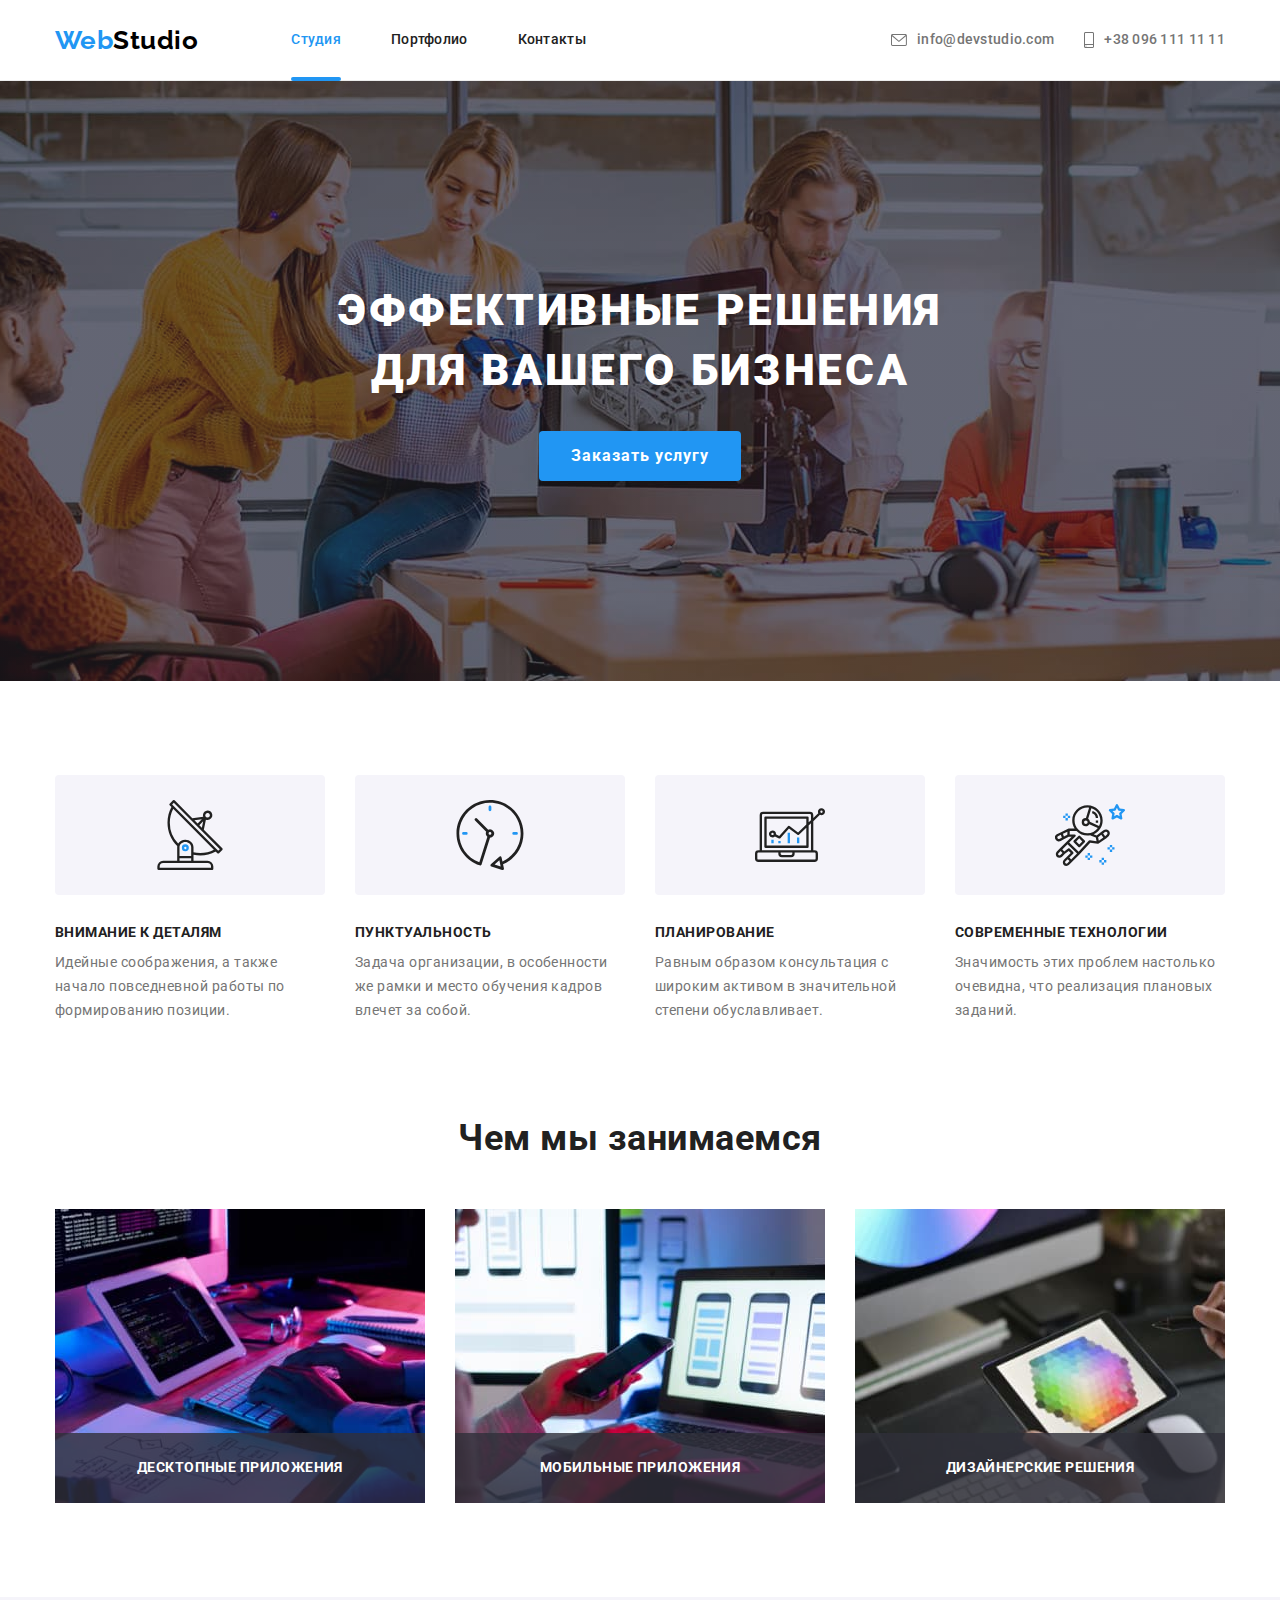
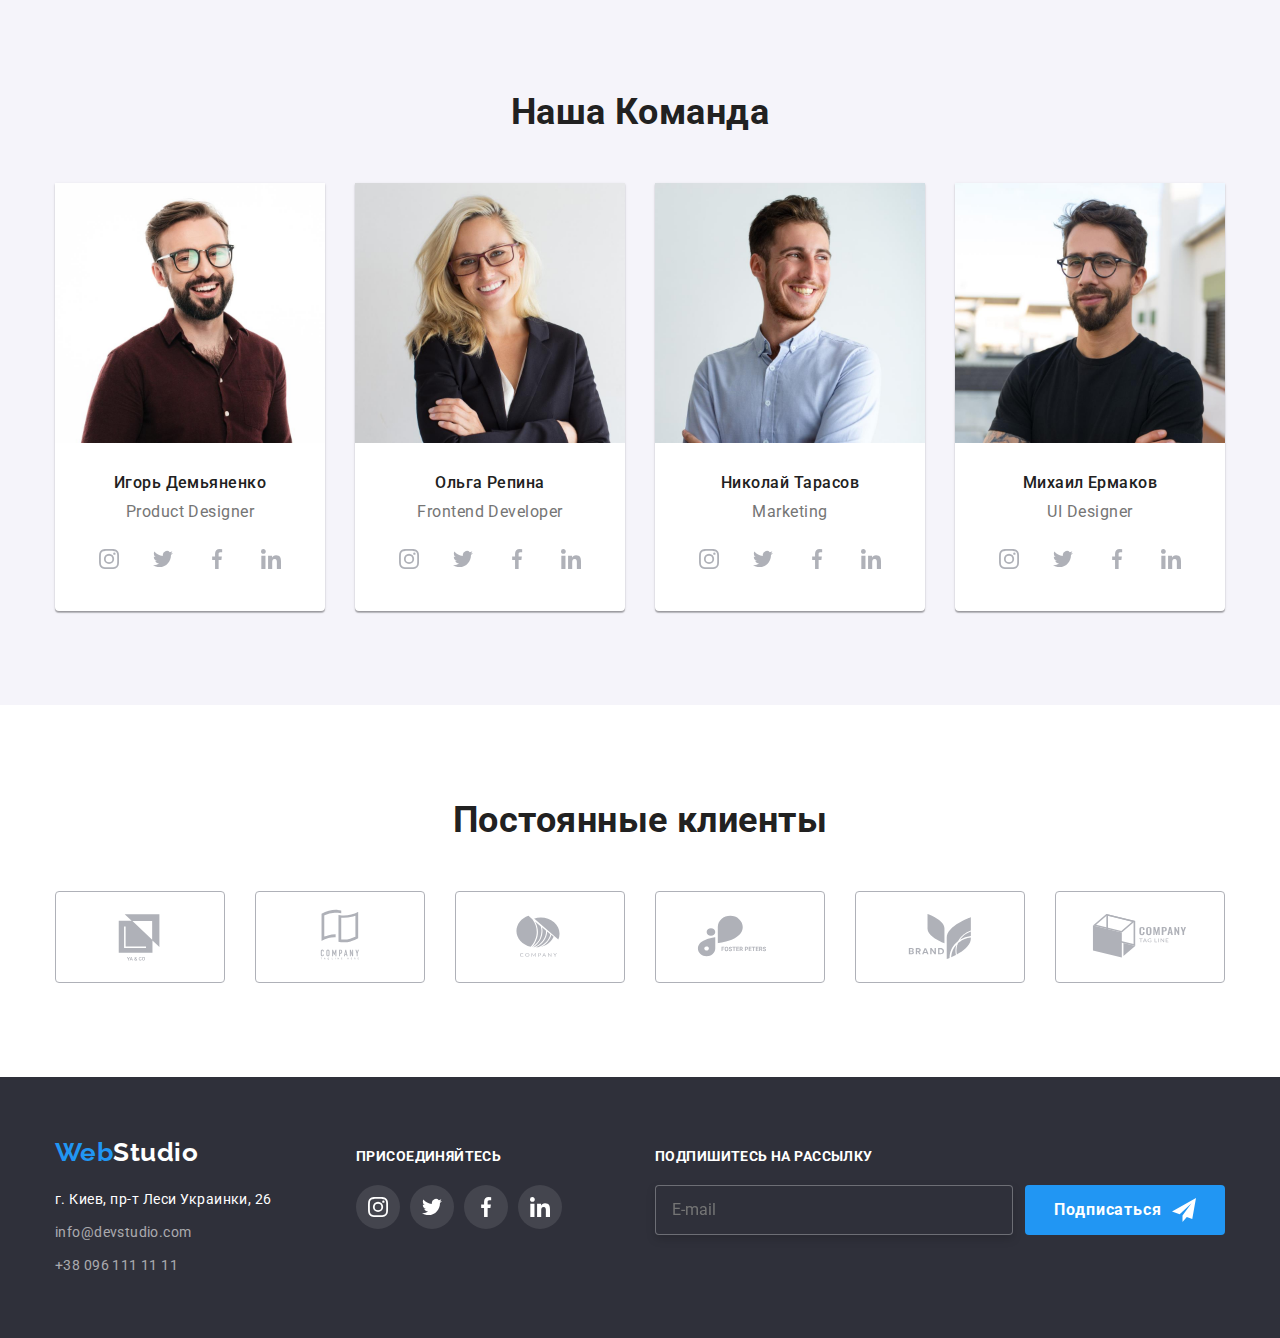
<file: index.html>
<!DOCTYPE html>
<html lang="ru">
<head>
    <meta charset="UTF-8">
    <meta http-equiv="X-UA-Compatible" content="IE=edge">
    <meta name="viewport" content="width=device-width, initial-scale=1.0">
    <title>Студия</title>
    <link rel="preconnect" href="https://fonts.googleapis.com">
    <link rel="preconnect" href="https://fonts.gstatic.com" crossorigin>
    <link href="https://fonts.googleapis.com/css2?family=Raleway:wght@700&family=Roboto:wght@400;500;700;900&display=swap" rel="stylesheet">
    <link rel="stylesheet" href="https://cdnjs.cloudflare.com/ajax/libs/modern-normalize/1.1.0/modern-normalize.min.css">
    <link rel="stylesheet" href="./css/styles.css">
</head>
<body class="page">
        <!-- Header -->
        <header class="header-main">
            <div class="container nav">
                <nav class="nav-flex">
                    <a href="./index.html" class="logo">Web<span class="studio">Studio</span></a>
                    <ul class="page-nav list">
                        <li class="item"><a href="./index.html" class="link current">Студия</a></li>
                        <li class="item"><a href="./portfolio.html" class="link">Портфолио</a></li>
                        <li class="item"><a href="" class="link">Контакты</a></li>
                    </ul>
                </nav>
                <ul class="page-contacts list">
                    <li class="item">
                        <a href="mailto:info@devstudio.com" class="contacts-link header">
                            <svg class="svg-header" width="16px" height="12px">
                                <use href="./images/icons.svg#icon-envelope"></use>
                            </svg>
                            info@devstudio.com
                        </a>
                    </li>
                    <li class="item">
                        <a href="tel:+380961111111" class="contacts-link header">
                            <svg class="svg-header" width="10px" height="16px">
                                <use href="./images/icons.svg#icon-smartphone"></use>
                            </svg>
                            +38 096 111 11 11
                        </a> 
                    </li>
                </ul>
            </div>
        </header>
        
        <!-- Main -->
        <main>
            <section class="head">
                <div class="container"> 
                    <h1 class="head-main"> Эффективные решения <br> для вашего бизнеса</h1>
                    <button class="button primary" data-modal-open>Заказать услугу</button>
                </div>
            </section>
            <!-- Head -->

            <!-- Наши Особенности -->
            <section class="section our-advantages">
                <div class="container our-advantages">
                    <h2 class="hide-advantages">Наши преимущества</h2>
                    <ul class="advantages list">
                        <li class="advantage-teg">
                            <div class="svg-section-2">
                                <svg class="svg-advantages" width="70px" height="70px">
                                    <use href="./images/icons.svg#icon-antenna"></use>
                                </svg>
                            </div>
                            <h3 class="title">Внимание к деталям</h3>
                            <p class="advantage-paragraph">Идейные соображения, а также начало повседневной работы по формированию позиции.
                            </p>
                        </li>
                        <li class="advantage-teg">
                            <div class="svg-section-2">
                                <svg class="svg-advantages" width="70px" height="70px">
                                    <use href="./images/icons.svg#icon-clock"></use>
                                </svg>
                            </div>
                            <h3 class="title">Пунктуальность</h3>
                            <p class="advantage-paragraph">Задача организации, в особенности же рамки и место обучения кадров влечет за
                                собой.</p>
                        </li>
                        <li class="advantage-teg">
                            <div class="svg-section-2">
                                <svg class="svg-advantages" width="70px" height="70px">
                                    <use href="./images/icons.svg#icon-diagram"></use>
                                </svg>
                            </div>
                            <h3 class="title">Планирование</h3>
                            <p class="advantage-paragraph">Равным образом консультация с широким активом в значительной степени
                                обуславливает.</p>
                        </li>
                        <li class="advantage-teg">
                            <div class="svg-section-2">
                                <svg class="svg-advantages" width="70px" height="70px">
                                    <use href="./images/icons.svg#icon-astronaut"></use>
                                </svg>
                            </div>
                            <h3 class="title">Современные технологии</h3>
                            <p class="advantage-paragraph">Значимость этих проблем настолько очевидна, что реализация плановых заданий.</p>
                        </li>
                    </ul>
                </div>
            </section>
            <!-- Чем мы занимаемся -->
            <section class="section our-work">
                <div class="container our-work">
                    <h2 class="section-title">Чем мы занимаемся</h2>
                    <ul class="what-we-do list">
                        <li>
                            <img src="./images/what_we_do/box1.jpg" alt="working_with_computer" width="370">
                            <p class="image-text">Десктопные приложения</p>
                        </li>
                        <li>
                            <img src="./images/what_we_do/box2.jpg" alt="phone_with_computer" width="370">
                            <p class="image-text">Мобильные приложения</p>
                        </li>
                        <li>
                            <img src="./images/what_we_do/box3.jpg" alt="using_tablet" width="370">
                            <p class="image-text">Дизайнерские решения</p>
                        </li>
                    </ul>
                </div>
            </section>
            <!-- Наша Команда -->
            <section class="section team">
                <div class="container teamlist">
                    <h2 class="section-title">Наша Команда</h2>
                    <ul class="our-team list">
                        <li class="teammate"><img src="./images/ourteam/1.jpg" alt="Product_Designer" width="270">
                            <div class="team-member">
                                <h3 class="title">Игорь Демьяненко</h3>
                                <p>Product Designer</p>
                                <ul class="social-link-team">
                                    <li class="social-link">
                                        <a href="https://www.instagram.com/" class="link-icon">
                                            <svg class="svg-teammate" width="20px" height="20px">
                                                <use href="./images/icons.svg#icon-instagram"></use>
                                            </svg>
                                        </a>
                                    </li>
                                    <li class="social-link">
                                        <a href="https://twitter.com/" class="link-icon">
                                            <svg class="svg-teammate" width="20px" height="20px">
                                                <use href="./images/icons.svg#icon-twitter"></use>
                                            </svg>
                                        </a>
                                    </li>
                                    <li class="social-link">
                                        <a href="https://uk-ua.facebook.com/" class="link-icon">
                                            <svg class="svg-teammate" width="20px" height="20px">
                                                <use href="./images/icons.svg#icon-facebook"></use>
                                            </svg>
                                        </a>
                                    </li>
                                    <li class="social-link">
                                        <a href="https://www.linkedin.com/" class="link-icon">
                                            <svg class="svg-teammate" width="20px" height="20px">
                                                <use href="./images/icons.svg#icon-linkedin"></use>
                                            </svg>
                                        </a>
                                    </li>
                                </ul>
                            </div>
                        </li>
                        <li class="teammate"><img src="./images/ourteam/2.jpg" alt="Frontend_Developer" width="270">
                            <div class="team-member">
                                <h3 class="title">Ольга Репина</h3>
                                <p>Frontend Developer</p>
                                <ul class="social-link-team">
                                    <li class="social-link">
                                        <a href="https://www.instagram.com/" class="link-icon">
                                            <svg class="svg-teammate" width="20px" height="20px">
                                                <use href="./images/icons.svg#icon-instagram"></use>
                                            </svg>
                                        </a>
                                    </li>
                                    <li class="social-link">
                                        <a href="https://twitter.com/" class="link-icon">
                                            <svg class="svg-teammate" width="20px" height="20px">
                                                <use href="./images/icons.svg#icon-twitter"></use>
                                            </svg>
                                        </a>
                                    </li>
                                    <li class="social-link">
                                        <a href="https://uk-ua.facebook.com/" class="link-icon">
                                            <svg class="svg-teammate" width="20px" height="20px">
                                                <use href="./images/icons.svg#icon-facebook"></use>
                                            </svg>
                                        </a>
                                    </li>
                                    <li class="social-link">
                                        <a href="https://www.linkedin.com/" class="link-icon">
                                            <svg class="svg-teammate" width="20px" height="20px">
                                                <use href="./images/icons.svg#icon-linkedin"></use>
                                            </svg>
                                        </a>
                                    </li>
                                </ul>
                            </div>    
                        </li>
                        <li class="teammate"><img src="./images/ourteam/3.jpg" alt="Marketing" width="270">
                            <div class="team-member">
                                <h3 class="title">Николай Тарасов</h3>
                                <p>Marketing</p>
                                <ul class="social-link-team">
                                    <li class="social-link">
                                        <a href="https://www.instagram.com/" class="link-icon">
                                            <svg class="svg-teammate" width="20px" height="20px">
                                                <use href="./images/icons.svg#icon-instagram"></use>
                                            </svg>
                                        </a>
                                    </li>
                                    <li class="social-link">
                                        <a href="https://twitter.com/" class="link-icon">
                                            <svg class="svg-teammate" width="20px" height="20px">
                                                <use href="./images/icons.svg#icon-twitter"></use>
                                            </svg>
                                        </a>
                                    </li>
                                    <li class="social-link">
                                        <a href="https://uk-ua.facebook.com/" class="link-icon">
                                            <svg class="svg-teammate" width="20px" height="20px">
                                                <use href="./images/icons.svg#icon-facebook"></use>
                                            </svg>
                                        </a>
                                    </li>
                                    <li class="social-link">
                                        <a href="https://www.linkedin.com/" class="link-icon">
                                            <svg class="svg-teammate" width="20px" height="20px">
                                                <use href="./images/icons.svg#icon-linkedin"></use>
                                            </svg>
                                        </a>
                                    </li>
                                </ul>
                            </div>
                        </li>
                        <li class="teammate"><img src="./images/ourteam/4.jpg" alt="UI_Designer" width="270">
                            <div class="team-member">
                                <h3 class="title">Михаил Ермаков</h3>
                                <p>UI Designer</p>
                                <ul class="social-link-team">
                                    <li class="social-link">
                                        <a href="https://www.instagram.com/" class="link-icon">
                                            <svg class="svg-teammate" width="20px" height="20px">
                                                <use href="./images/icons.svg#icon-instagram"></use>
                                            </svg>
                                        </a>
                                    </li>
                                    <li class="social-link">
                                        <a href="https://twitter.com/" class="link-icon">
                                            <svg class="svg-teammate" width="20px" height="20px">
                                                <use href="./images/icons.svg#icon-twitter"></use>
                                            </svg>
                                        </a>
                                    </li>
                                    <li class="social-link">
                                        <a href="https://uk-ua.facebook.com/" class="link-icon">
                                            <svg class="svg-teammate" width="20px" height="20px">
                                                <use href="./images/icons.svg#icon-facebook"></use>
                                            </svg>
                                        </a>
                                    </li>
                                    <li class="social-link">
                                        <a href="https://www.linkedin.com/" class="link-icon">
                                            <svg class="svg-teammate" width="20px" height="20px">
                                                <use href="./images/icons.svg#icon-linkedin"></use>
                                            </svg>
                                        </a>
                                    </li>
                                </ul>
                            </div>

                        </li>
                    </ul>
                </div>
                
            </section>
            <!-- Our clients -->
            <section class="section clients">
                <div class="container">
                    <h2 class="section-title">Постоянные клиенты</h2>
                    <ul class="our-clients">
                        <li class="client">
                            <a href="">
                                <svg class="svg-client" width="106px" height="60px">
                                    <use href="./images/icons.svg#icon-Logo"></use>
                                </svg>
                            </a>
                        </li>
                        <li class="client">
                            <a href="">
                                <svg class="svg-client" width="106px" height="60px">
                                    <use href="./images/icons.svg#icon-Logo-1"></use>
                                </svg>
                            </a>
                        </li>
                        <li class="client">
                            <a href="">
                                <svg class="svg-client" width="106px" height="60px">
                                    <use href="./images/icons.svg#icon-Logo-2"></use>
                                </svg>
                            </a>
                        </li>
                        <li class="client">
                            <a href="">
                                <svg class="svg-client" width="106px" height="60px">
                                    <use href="./images/icons.svg#icon-Logo-3"></use>
                                </svg>
                            </a>
                        </li>
                        <li class="client">
                            <a href="">
                                <svg class="svg-client" width="106px" height="60px">
                                    <use href="./images/icons.svg#icon-Logo-4"></use>
                                </svg>
                            </a>
                        </li>
                        <li class="client">
                            <a href="">
                                <svg class="svg-client" width="106px" height="60px">
                                    <use href="./images/icons.svg#icon-Logo-5"></use>
                                </svg>
                            </a>
                        </li>
                    </ul>
                </div>
            </section>
        </main>
        <!-- Bottom -->
        <footer class="footer-main">
            <div class="container bottom">
                <div class="adress-footer">
                    <a href="./index.html" class="logo">Web<span class="studio-footer">Studio</span></a>
                    <address class="adress">
                        <p>
                            г. Киев, пр-т Леси Украинки, 26
                        </p>
                        <ul class="footer-adress list">
                            <li><a href="mailto:info@devstudio.com" class="contacts-link footer">info@devstudio.com</a></li>
                            <li><a href="tel:+380961111111" class="contacts-link footer">+38 096 111 11 11</a></li>
                        </ul>
                    </address>
                </div>
                <div class="join">
                    <p>присоединяйтесь</p>
                    <ul class="social-link-footer">
                        <li>
                            <a href="https://www.instagram.com/" class="link-icon">
                                <svg class="svg-footer" width="20px" height="20px">
                                    <use href="./images/icons.svg#icon-instagram"></use>
                                </svg>
                            </a>
                        </li>
                        <li>
                            <a href="https://twitter.com/" class="link-icon">
                                <svg class="svg-footer" width="20px" height="20px">
                                    <use href="./images/icons.svg#icon-twitter"></use>
                                </svg>
                            </a>
                        </li>
                        <li>
                            <a href="https://uk-ua.facebook.com/" class="link-icon">
                                <svg class="svg-footer" width="20px" height="20px">
                                    <use href="./images/icons.svg#icon-facebook"></use>
                                </svg>
                            </a>
                        </li>
                        <li>
                            <a href="https://www.linkedin.com/" class="link-icon">
                                <svg class="svg-footer" width="20px" height="20px">
                                    <use href="./images/icons.svg#icon-linkedin"></use>
                                </svg>
                            </a>
                        </li>
                    </ul>
                </div>
                <div class="subscribe">
                    <form name="subscribe" class="footer-form">
                        <label for="input-mail-footer" class="label-footer">Подпишитесь на рассылку</label>
                        <div class="footer-mail-section">
                            <input type="email" name="email" placeholder="E-mail" class="input-mail-footer" id="input-mail-footer">
                            <button class="subscribe-button" type="submit">
                                Подписаться
                                <svg width="24px" height="24px">
                                    <use href="./images/icons.svg#icon-icon-send"></use>
                                </svg>
                            </button>
                        </div>
                    </form>
                </div>
            </div>
        </footer>
        <div class="backdrop is-hidden" data-modal>
            <!-- Modal window -->
            <div class="modal-window">
                <button class="close-button" data-modal-close>
                    <svg class="svg-close" height="30px" width="30px">
                        <use href="./images/icons.svg#icon-close-black">
                        </use>
                    </svg>
                </button>
                <h2 class="modal-title">Оставьте свои данные, мы вам перезвоним</h2>
                <form>
                    <label  class="label-text" for="username">Имя</label>
                    <div class="modal-block">
                        <input class="form-input" type="text" name="username" id="username">
                        <svg class="svg-modal" width="18px" height="18px">
                            <use href="./images/icons.svg#icon-person-black-18dp-1"></use>
                        </svg>
                    </div>
                    <label class="label-text" for="user-tel">Телефон</label>
                    <div class="modal-block">
                        <input class="form-input" type="tel" name="user-tel" id="user-tel">
                        <svg class="svg-modal" width="18px" height="18px">
                            <use href="./images/icons.svg#icon-phone-black-18dp-1"></use>
                        </svg>
                    </div>
                    <label class="label-text" for="user-mail">Почта</label>
                    <div class="modal-block">
                        <input class="form-input" type="email" name="user-mail" id="user-mail">
                        <svg class="svg-modal" width="18px" height="18px">
                            <use href="./images/icons.svg#icon-email-black-18dp-1"></use>
                        </svg>
                    </div>
                    <label  class="label-text" for="user-comments">Комментарий</label>
                    <div class="modal-block comments">
                        <textarea class="comment-form" name="user-comments" id="user-comments" rows="7" placeholder="Введите текст"></textarea>
                    </div>
                    <!-- checkbox -->
                    <label class="agreement">
                        <input class="checkbox-modal" type="checkbox" name="comments">
                        <svg class="svg-checkbox" width="16px" height="15px">
                            <use href="./images/icons.svg#icon-icon-check"></use>
                        </svg>
                        <span class="agreement-text">Соглашаюсь с рассылкой и принимаю <a href="" class="agreement-link">Условия договора</a></span>
                    </label>
                    <button type="submit" class="modal-submit">Отправить</button>
                </form>
            </div>
        </div>
        <!-- Script -->
        <script src="./modal.js"></script>
</body>
</html>
</file>
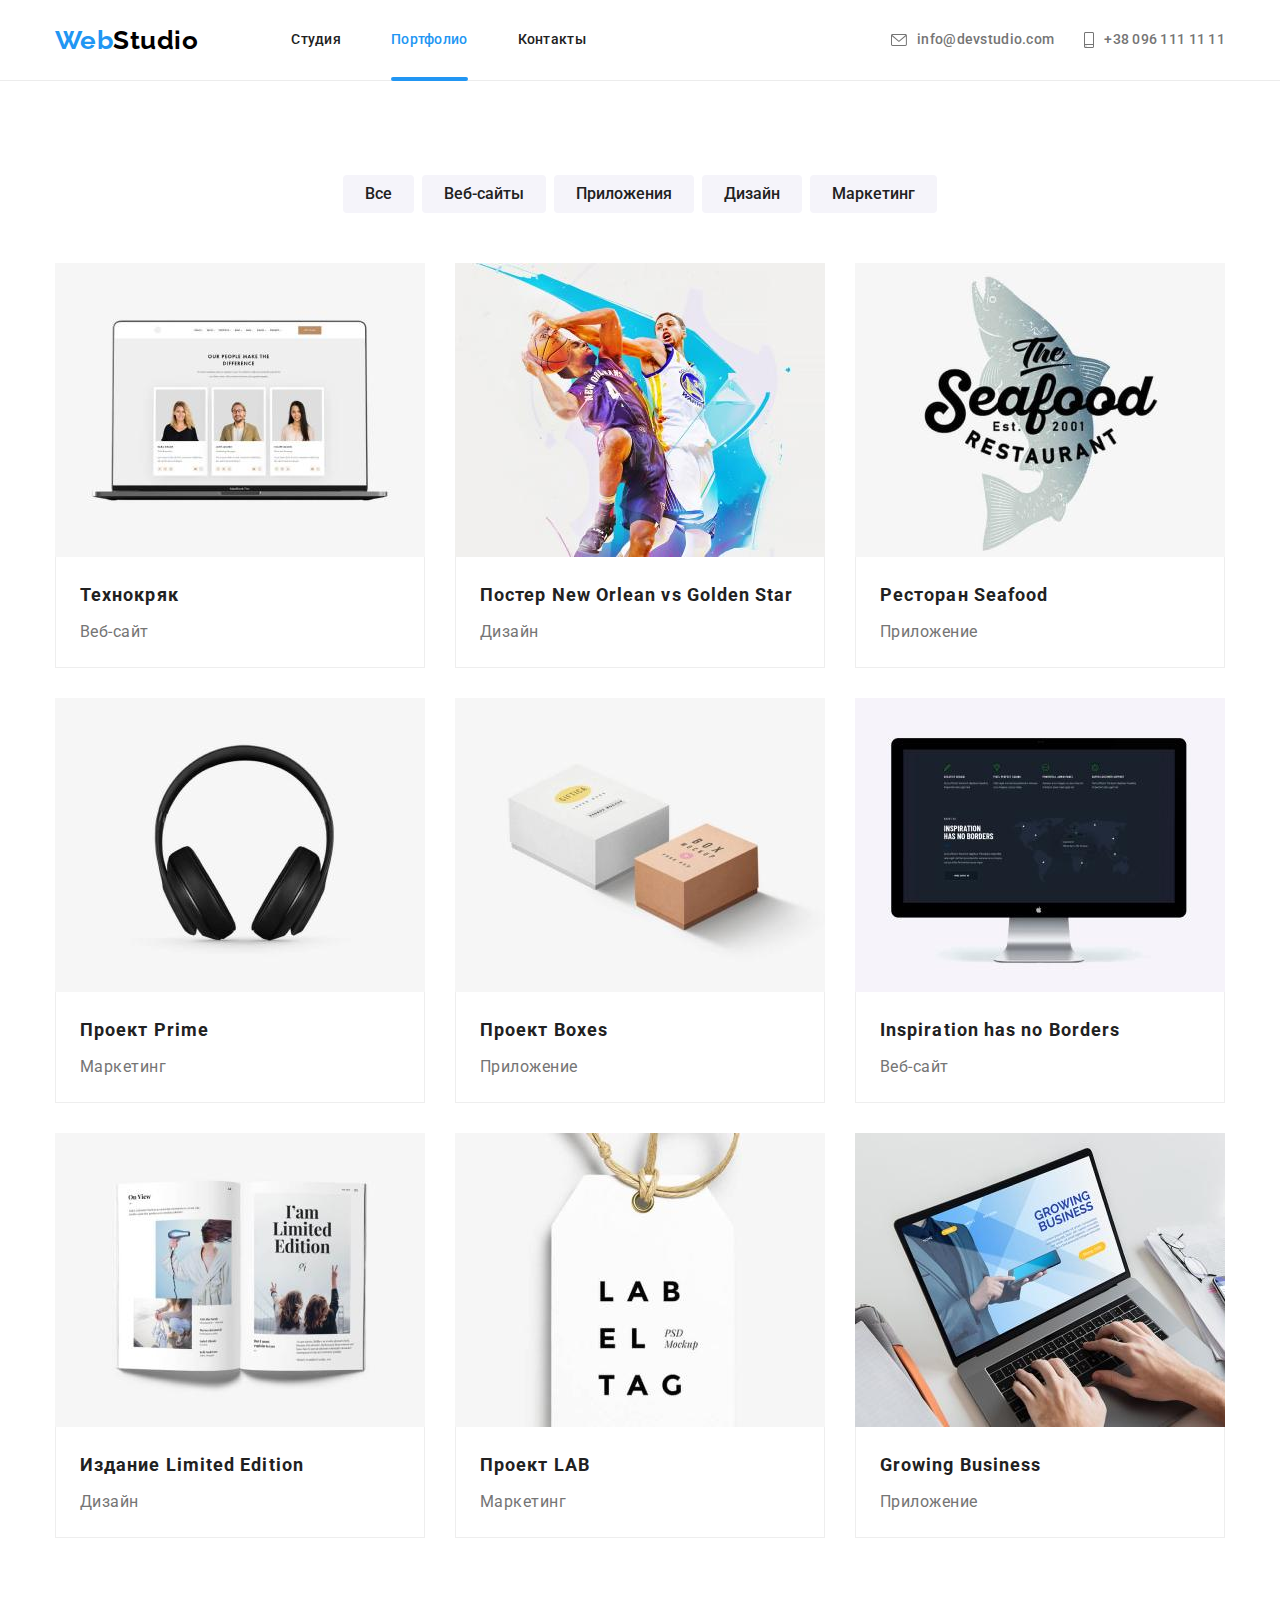
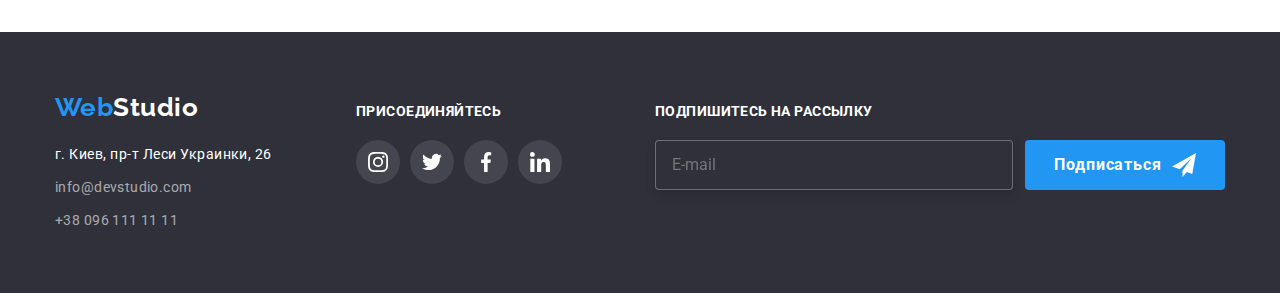
<file: portfolio.html>
<!DOCTYPE html>
<html lang="ru">
<head>
    <meta charset="UTF-8">
    <meta http-equiv="X-UA-Compatible" content="IE=edge">
    <meta name="viewport" content="width=device-width, initial-scale=1.0">
    <title>Портфолио</title>
    <link rel="preconnect" href="https://fonts.googleapis.com">
    <link rel="preconnect" href="https://fonts.gstatic.com" crossorigin>
    <link href="https://fonts.googleapis.com/css2?family=Raleway:wght@700&family=Roboto:wght@400;500;700;900&display=swap" rel="stylesheet">
    <link rel="stylesheet" href="https://cdnjs.cloudflare.com/ajax/libs/modern-normalize/1.1.0/modern-normalize.min.css">
    <link rel="stylesheet" href="./css/styles.css">
</head>
<body class="page">
        <!-- Header -->
        <header class="header-main">
            <div class="container nav">
                <nav class="nav-flex">
                    <a href="./index.html" class="logo">Web<span class="studio">Studio</span></a>
                    <ul class="page-nav list">
                        <li class="item"><a href="./index.html" class="link">Студия</a></li>
                        <li class="item"><a href="./portfolio.html" class="link current">Портфолио</a></li>
                        <li class="item"><a href="" class="link">Контакты</a></li>
                    </ul>
                </nav>
                <ul class="page-contacts list">
                    <li class="item">
                        <a href="mailto:info@devstudio.com" class="contacts-link header">
                            <svg class="svg-header" width="16px" height="12px">
                                <use href="./images/icons.svg#icon-envelope"></use>
                            </svg>
                            info@devstudio.com
                        </a>
                    </li>
                    <li class="item">
                        <a href="tel:+380961111111" class="contacts-link header">
                            <svg class="svg-header" width="10px" height="16px">
                                <use href="./images/icons.svg#icon-smartphone"></use>
                            </svg>
                            +38 096 111 11 11
                        </a>
                    </li>
                </ul>
            </div>
        </header>
        <!-- Main -->
        <main>
            <!-- Filter menu -->
            <section class="section menu">
                <div class="container portfolio">
                    <ul class="filter list">
                        <li><button type="button" class="button selection">Все</button></li>
                        <li><button type="button" class="button selection">Веб-сайты</button></li>
                        <li><button type="button" class="button selection">Приложения</button></li>
                        <li><button type="button" class="button selection">Дизайн</button></li>
                        <li><button type="button" class="button selection">Маркетинг</button></li>
                    </ul>
                    <!-- Projects with description -->
                    <ul class="projects list">
                        <li class="portfolio-flex">
                            <a href="" class="project-items">
                                <div class="hover-content">
                                    <img src="./images/portfolio/1.jpg" alt="laptop-with-site" width="370" class="image-portfolio">
                                    <p class="hover-text">
                                        Ресурс предлагает комплексные предложения с разным уровнем функционала и сервисов. Все это позволит посетителю получить исчерпывающие сведения о компании или частном лице.
                                    </p>
                                </div>
                                <div class="project-item">
                                    <h3 class="title">Технокряк</h3>
                                    <p class="project-text">Веб-сайт</p>
                                </div>                               
                            </a>
                        </li>
                        <li class="portfolio-flex">
                            <a href="" class="project-items">
                                <div class="hover-content">
                                    <img src="./images/portfolio/2.jpg" alt="basketball-poster" width="370" class="image-portfolio">
                                    <p class="hover-text">
                                        Ресурс предлагает комплексные предложения с разным уровнем функционала и сервисов. Все это позволит посетителю получить исчерпывающие сведения о компании или частном лице.
                                    </p>
                                </div>
                                <div class="project-item">
                                    <h3 class="title">Постер New Orlean vs Golden Star</h3>
                                    <p class="project-text">Дизайн</p>
                                </div>                             
                            </a>
                        </li>
                        <li class="portfolio-flex">
                            <a href="" class="project-items">
                                <div class="hover-content">
                                    <img src="./images/portfolio/3.jpg" alt="restaurant-app-seafood" width="370" class="image-portfolio">
                                    <p class="hover-text">
                                        Ресурс предлагает комплексные предложения с разным уровнем функционала и сервисов. Все это позволит посетителю получить исчерпывающие сведения о компании или частном лице.
                                    </p>
                                </div>
                                <div class="project-item">
                                    <h3 class="title">Ресторан Seafood</h3>
                                    <p class="project-text">Приложение</p>
                                </div>                            
                            </a>
                        </li>
                        <li class="portfolio-flex">
                            <a href="" class="project-items">
                                <div class="hover-content">
                                    <img src="./images/portfolio/4.jpg" alt="Headphones-picture" width="370" class="image-portfolio">
                                    <p class="hover-text">
                                        Ресурс предлагает комплексные предложения с разным уровнем функционала и сервисов. Все это позволит посетителю получить исчерпывающие сведения о компании или частном лице.
                                    </p>
                                </div>
                                <div class="project-item">
                                    <h3 class="title">Проект Prime</h3>
                                    <p class="project-text">Маркетинг</p>
                                </div>                            
                            </a>
                        </li>
                        <li class="portfolio-flex">
                            <a href="" class="project-items">
                                <div class="hover-content">
                                    <img src="./images/portfolio/5.jpg" alt="two-boxes-app" width="370" class="image-portfolio">
                                    <p class="hover-text">
                                        Ресурс предлагает комплексные предложения с разным уровнем функционала и сервисов. Все это позволит посетителю получить исчерпывающие сведения о компании или частном лице.
                                    </p>
                                </div>
                                <div class="project-item">
                                    <h3 class="title">Проект Boxes</h3>
                                    <p class="project-text">Приложение</p>
                                </div>                            
                            </a>
                        </li>
                        <li class="portfolio-flex">
                            <a href="" class="project-items">
                                <div class="hover-content">
                                    <img src="./images/portfolio/6.jpg" alt="apple-mac-with-opened-web-site" width="370" class="image-portfolio">
                                    <p class="hover-text">
                                        Ресурс предлагает комплексные предложения с разным уровнем функционала и сервисов. Все это позволит посетителю получить исчерпывающие сведения о компании или частном лице.
                                    </p>
                                </div>
                                <div class="project-item">
                                    <h3 class="title">Inspiration has no Borders</h3>
                                    <p class="project-text">Веб-сайт</p>
                                </div>                               
                            </a>
                        </li>
                        <li class="portfolio-flex">
                            <a href="" class="project-items">
                                <div class="hover-content">
                                    <img src="./images/portfolio/7.jpg" alt="picture-of-magazine" width="370" class="image-portfolio">
                                    <p class="hover-text">
                                        Ресурс предлагает комплексные предложения с разным уровнем функционала и сервисов. Все это позволит посетителю получить исчерпывающие сведения о компании или частном лице.
                                    </p>
                                </div>
                                <div class="project-item">
                                    <h3 class="title">Издание Limited Edition</h3>
                                    <p class="project-text">Дизайн</p>
                                </div>                              
                            </a>
                        </li>
                        <li class="portfolio-flex">
                            <a href="" class="project-items">
                                <div class="hover-content">
                                    <img src="./images/portfolio/8.jpg" alt="lable-picture" width="370" class="image-portfolio">
                                    <p class="hover-text">
                                        Ресурс предлагает комплексные предложения с разным уровнем функционала и сервисов. Все это позволит посетителю получить исчерпывающие сведения о компании или частном лице.
                                    </p>
                                </div>
                                <div class="project-item">
                                    <h3 class="title">Проект LAB</h3>
                                    <p class="project-text">Маркетинг</p>
                                </div>                              
                            </a>
                        </li>
                        <li class="portfolio-flex">
                            <a href="" class="project-items">
                                <div class="hover-content">
                                    <img src="./images/portfolio/9.jpg" alt="laptop-with-site-growing0business" width="370" class="image-portfolio">
                                    <p class="hover-text">
                                        Ресурс предлагает комплексные предложения с разным уровнем функционала и сервисов. Все это позволит посетителю получить исчерпывающие сведения о компании или частном лице.
                                    </p>
                                </div>
                                <div class="project-item">
                                    <h3 class="title">Growing Business</h3>
                                    <p class="project-text">Приложение</p>
                                </div>                                
                            </a>
                        </li>
                    </ul>
                </div>
            </section>
        </main>
        <!-- Footer -->
        <footer class="footer-main">
            <div class="container bottom">
                <div class="adress-footer">
                    <a href="./index.html" class="logo">Web<span class="studio-footer">Studio</span></a>
                    <address class="adress">
                        <p>
                            г. Киев, пр-т Леси Украинки, 26
                        </p>
                        <ul class="footer-adress list">
                            <li><a href="mailto:info@devstudio.com" class="contacts-link footer">info@devstudio.com</a></li>
                            <li><a href="tel:+380961111111" class="contacts-link footer">+38 096 111 11 11</a></li>
                        </ul>
                    </address>
                </div>
                <div class="join">
                    <p>присоединяйтесь</p>
                    <ul class="social-link-footer">
                        <li>
                            <a href="https://www.instagram.com/" class="link-icon">
                                <svg class="svg-footer" width="20px" height="20px">
                                    <use href="./images/icons.svg#icon-instagram"></use>
                                </svg>
                            </a>
                        </li>
                        <li>
                            <a href="https://twitter.com/" class="link-icon">
                                <svg class="svg-footer" width="20px" height="20px">
                                    <use href="./images/icons.svg#icon-twitter"></use>
                                </svg>
                            </a>
                        </li>
                        <li>
                            <a href="https://uk-ua.facebook.com/" class="link-icon">
                                <svg class="svg-footer" width="20px" height="20px">
                                    <use href="./images/icons.svg#icon-facebook"></use>
                                </svg>
                            </a>
                        </li>
                        <li>
                            <a href="https://www.linkedin.com/" class="link-icon">
                                <svg class="svg-footer" width="20px" height="20px">
                                    <use href="./images/icons.svg#icon-linkedin"></use>
                                </svg>
                            </a>
                        </li>
                    </ul>
                </div>
                <div class="subscribe">
                    <form name="subscribe" class="footer-form">
                        <label for="input-mail-footer" class="label-footer">Подпишитесь на рассылку</label>
                        <div class="footer-mail-section">
                            <input type="email" name="email" placeholder="E-mail" class="input-mail-footer" id="input-mail-footer">
                            <button class="subscribe-button" type="submit">
                                Подписаться
                                <svg width="24px" height="24px">
                                    <use href="./images/icons.svg#icon-icon-send"></use>
                                </svg>
                            </button>
                        </div>
                    </form>
                </div>
            </div>
        </footer>
</body>
</html>
</file>
<file: css/styles.css>
:root {
    --primary-text-color: #757575;
    --title-text-color: #212121;
    --accent-text-color: #2196F3;
    --background-color: #FFFFFF;
    --background-color-special: #2F303A;
    --additionat-text-color: #FFFFFF;
    --portfolio-button-background: #F5F4FA;
    --primary-botton-hover :#188CE8;
    --our-team-bg-color :#F5F4FA;
    --footer-adress-color :rgba(100%, 100%, 100%, 60%);
    --bottom-border-header :#ECECEC;
    --link-main-color :#AFB1B8;
    --button-bg-color : #2196F3;
    --button-text-alternative-color: #FFFFFF;
    --clients-order : #AFB1B8;
    --modal-window-bg-color : rgba(0, 0, 0, 20%);
}

/* Body */
h1,h2,h3,ul,p {
    padding: 0;
    margin: 0;
}
.page {
    background-color: var(--background-color);
    color: var(--primary-text-color);
    font-family: 'Roboto', sans-serif;
    letter-spacing: 0.03em;
}
.container {
    width: 1200px;
    padding-left: 15px;
    padding-right: 15px;
    margin-left: auto;
    margin-right: auto;
}
.section {
    padding-top: 94px;
    padding-bottom: 94px;
}

/* Header */
.header-main {
    border-bottom:1px solid var(--bottom-border-header);
}
.logo {
    color: var(--accent-text-color);
    font-family: 'Raleway',sans-serif;
    font-weight: 700;
    font-size: 26px;
    line-height: 1.19;
}

.list {
    list-style: none;
}

.studio {
    color: #000000;
}

/* Page-nav */
.nav-flex, .page-nav, .page-contacts, .container.nav {
    display: flex;
    align-items: center;
}


.page-nav.list .item:not(:last-child) {
    margin-right: 50px;
}
.page-nav {
   margin-left: 93px; 
}

.page-nav .link {
    display: block;
    padding-top: 32px;
    padding-bottom: 32px;

    transition-timing-function: cubic-bezier(0.4, 0, 0.2, 1);
    transition-duration: 250ms;
    transition-property: color;

    color: var(--title-text-color);
    font-family: inherit;
    font-weight: 500;
    font-size: 14px;
    line-height: 1.14;
    letter-spacing: 0.28px;
    
}
.page-nav .link:hover,
.page-nav .link:focus {
    color: var(--accent-text-color);
}
.page-nav .link.current {
    color: var(--accent-text-color);
    position: relative;
}
.page-nav .link.current::after {
    position: absolute;
    content: "";
    border: 2px solid var(--accent-text-color);
    border-radius: 2px;
    width: 100%;
    bottom: -1px;
    left: 0;
    background-color: var(--accent-text-color);
}
/* Contacts */
.svg-header {
    margin-right: 10px;
    fill: currentColor;
}


.page-contacts .item + .item {
    margin-left: 30px;
}
.contacts-link.header{
align-items: center;
display: flex;

transition-timing-function: cubic-bezier(0.4, 0, 0.2, 1);
transition-duration: 250ms;
transition-property: color;

color: var(--primary-text-color);
font-family: inherit;
font-weight: 500;
font-size: 14px;
line-height: 1.14;
letter-spacing: 0.02em;
}


.contacts-link.header:hover,
.contacts-link.header:focus 
{color: var(--accent-text-color);}


.page-contacts {
    margin-left: auto;
}
/* Main */
.section-title {
    color:var(--title-text-color) ;
    margin-bottom: 50px;
}

.section-title {
font-weight: 700;
font-size: 36px;
line-height: 42px;
text-align: center;
}

/* Section 1 Head */
.head {
    background-image: linear-gradient(to right,rgba(47, 48, 58, 0.4), rgba(47, 48, 58, 0.4)),
    url(../images/head.jpg);
    background-repeat: no-repeat;
    background-position: center;
    max-width: 1600px;
    height: 600px;
    margin-inline: auto;
    padding-top: 200px;
    padding-bottom: 200px;

    color: var(--additionat-text-color);
    background-color: var(--background-color-special), ;
    text-align: center;
}
.head-main {
    margin-bottom: 30px;

    font-family: inherit;
    font-weight: 900;
    font-size: 44px;
    line-height: 1.36;
    text-align: center;
    text-transform: uppercase;
    letter-spacing: 0.06em;
}

/* Section 2 advantages */
.hide-advantages {
position: absolute;
width: 1px;
height: 1px;
margin: -1px;
border: 0;
padding: 0;
white-space: nowrap;
clip-path: inset(100%);
clip: rect(0 0 0 0);
overflow: hidden;
}
.title {
    color:var(--title-text-color) ;
}
.advantages.list {
    display: flex;
    flex-wrap: wrap;
}
.advantages .advantage-teg {
    width: 270px;
}
.advantages .advantage-teg:not(:last-child) {
    margin-right: 30px;
}
.advantages.list .title {
margin-bottom: 10px;

font-weight: 700;
font-size: 14px;
line-height: 1.14;
text-transform: uppercase;
}
.advantage-paragraph {
font-size: 14px;
line-height: 1.71;
}
.svg-section-2 {
    display: flex;
    width: 270px;
    height: 120px;
    background-color: var(--our-team-bg-color);
    justify-content: center;
    margin-bottom: 30px;
    border-radius: 4px;
    align-items: center;
}


/* Section 3 what we do */
.section.our-work {
    padding-top: 0px;
}
.what-we-do {
    list-style: none;
    display: flex;
    justify-content: space-between;
    
    
}
.what-we-do img {
    display: block;
    
}
.what-we-do > li {
    position: relative;
    width: 370px;
}

.image-text {
    position: absolute;
    bottom: 0;
    padding: 27px 0px;
    background-color: rgba(47, 48, 58, 0.8);
    width: 100%;
    text-align: center;
    
    font-weight: 700;
    font-size: 14px;
    line-height: 1.14;
    letter-spacing: 0.03em;
    text-transform: uppercase;
    color: var(--additionat-text-color);
}

/* Our team */
.section.team {
    background-color:var(--our-team-bg-color) ;
}
.teammate {
box-shadow: 0px 1px 3px rgba(0, 0, 0, 0.12), 0px 1px 1px rgba(0, 0, 0, 0.14), 0px 2px 1px rgba(0, 0, 0, 0.2);
border-radius: 0px 0px 4px 4px
}
.teammate img {
    display: block;
}
.our-team.list .title {
margin-bottom: 10px;

font-weight: 500;
font-size: 16px;
line-height: 1.19;
}
.our-team {
    display: flex;
}
.our-team .teammate:not(:last-child) {
    margin-right: 30px;
}
.teammate {
    background-color: var(--background-color);
}
.team-member {
    padding-top: 30px;
    padding-bottom: 30px;
    text-align: center;
    
}
.team-member > p {
font-weight: 400;
font-size: 16px;
line-height: 1.19;

}

.social-link-team {
    margin-top: 16px;
    display: flex;
    list-style: none;
    justify-content: center;
    gap: 10px;
}
.social-link {
    width: 44px;
    height: 44px;
}
.link-icon {
    display: flex;
    width: 100%;
    height: 100%;
    border-radius: 50%;
    justify-content: center;
    align-items: center;
    transition-timing-function: cubic-bezier(0.4, 0, 0.2, 1);
    transition-duration: 250ms;
    transition-property: background-color;
}

.svg-teammate {
    fill: var(--link-main-color);
    transition-timing-function: cubic-bezier(0.4, 0, 0.2, 1);
    transition-duration: 250ms;
    transition-property: fill
}
.link-icon:focus,
.link-icon:hover {
    background-color: var(--button-bg-color);
}
.link-icon:focus .svg-teammate,
.link-icon:hover .svg-teammate {
    fill: var(--button-text-alternative-color);

}

/* Our Clients */

.our-clients {
    display: flex;
    list-style: none;
    justify-content: center;
    gap: 30px;
}
.client {
    width: 170px;
    height: 92px;
}
.client > a {
    display: flex;
    justify-content: center;
    width: 100%;
    height: 100%;
    align-items: center;

    transition-timing-function: cubic-bezier(0.4, 0, 0.2, 1);
    transition-duration: 250ms;
    transition-property: border-color;
    border: 1px solid var(--clients-order);
    border-radius: 4px;
}
.svg-client {
    fill: var(--clients-order);
    transition-timing-function: cubic-bezier(0.4, 0, 0.2, 1);
    transition-duration: 250ms;
    transition-property: fill;
}
.client>a:focus .svg-client,
.client>a:hover .svg-client {
    fill: var(--button-bg-color);
}
.client>a:focus,
.client>a:hover {
    border-color: var(--button-bg-color);
}

/* Footer */

.adress-footer {
    width: 231px;
}
.footer-main {
    padding-top: 60px;
    padding-bottom: 60px;

    background-color: var(--background-color-special);
}
.studio-footer {
color: var(--additionat-text-color);
}
.adress {
color: var(--additionat-text-color);
font-style: normal;
font-size: 14px;
line-height: 1.71;

}
.footer-adress.list :first-child {
    margin-bottom: 9px;
}
.contacts-link.footer {
color: var(--footer-adress-color);
transition-timing-function: cubic-bezier(0.4, 0, 0.2, 1);
transition-duration: 250ms;
transition-property: color;

font-size: 14px;
line-height: 1.71;
font-family: inherit;
letter-spacing: 0.03em;
}
.contacts-link, .link, .logo {
    text-decoration: none;
}
.contacts-link.footer:hover,
.contacts-link.footer:focus {
    color: var(--accent-text-color);
}

.container.bottom .logo {
    margin-bottom: 20px;
    display: block;
}
.adress p {
  margin-bottom: 9px;  
}

.container.bottom {
    display: flex;
    align-items: baseline;
}
.join {
    /* width: 206px;
    height: 80px; */
    margin-left: 70px;
    
}
.social-link-footer {
    list-style: none;
    display: flex;
    align-items: center;
    gap: 10px;
    justify-content: center;
}
.join > p {
    font-family: 'Roboto';
    font-style: normal;
    font-weight: 700;
    font-size: 14px;
    line-height: 1.14;
    letter-spacing: 0.03em;
    text-transform: uppercase;

    color: var(--additionat-text-color);
    margin-bottom: 20px;
}
.social-link-footer > li {
    height: 44px;
    width: 44px;
    background-color: rgba(255, 255, 255, 0.1);
    border-radius: 50%;
}

.svg-footer {
    fill: var(--additionat-text-color);
}

.link-icon:focus,
.link-icon:hover {
    background-color: var(--button-bg-color);
}

.link-icon:focus .svg-footer,
.link-icon:hover .svg-footer {
    fill: var(--button-text-alternative-color);

}

/* subscribe */

.subscribe {
    margin-left: 93px;
    /* max-width: 570px;
    max-height: 86px;
     */
}

.label-footer {
    margin-bottom: 20px;
    text-transform: uppercase;

    font-weight: 700;
    font-size: 14px;
    line-height: 1.14;
    letter-spacing: 0.03em;
    text-transform: uppercase;
    color: var(--additionat-text-color);
}
.footer-form {
    display: flex;
    flex-direction: column;
}

.footer-mail-section {
    display: flex;
}
.input-mail-footer {
    width: 358px;
    padding-inline: 16px;
    padding-top: 15px;
    padding-bottom: 15px;
    color: rgba(255, 255, 255, 0.6);
    border-radius: 4px;
    border: 1px solid rgba(255, 255, 255, 0.3);
    background-color: var(--background-color-special);
    filter: drop-shadow(0px 4px 4px rgba(0, 0, 0, 0.15));
    
    
}
.subscribe-button {
    display: flex;
    width: 200px;
    height: 50px;
    margin-left: 12px;
    justify-content: center;
    align-items: center;
    cursor: pointer;
    
    color: var(--additionat-text-color);
    background-color: var(--accent-text-color);
    border-radius: 4px;
    border: none;

    font-weight: 700;
    font-size: 16px;
    line-height: 1.88;
    letter-spacing: 0.06em;
    text-align: center;
}
.subscribe-button svg {
    margin-left: 10px;
    fill: var(--button-text-alternative-color);
    
}
/* Button */
.button {
    color: var(--additionat-text-color);
    background-color: var(--accent-text-color);
    cursor: pointer;
    border-radius: 4px;
    text-align: center;
}

.button.primary{
    border: none;
    text-decoration: none;
    padding: 10px 32px;

    transition-timing-function: cubic-bezier(0.4, 0, 0.2, 1);
    transition-duration: 250ms;
    transition-property: background-color;

    color: var(--additionat-text-color);
    background-color: var(--accent-text-color);

    font-family: inherit;
    font-weight: 700;
    font-size: 16px;
    line-height: 1.88;
    min-height: 50px;
    min-width: 200px;
    letter-spacing: 0.06em;
    

}
.button.primary:hover {
    background-color:var(--primary-botton-hover) ;
    
}


/* Modal window */

.modal-window {
    width: 528px;
    position: absolute;
    padding: 40px;
    top: 50%;
    left: 50%;
    transform: translate(-50%, -50%);


    box-shadow: 0px 1px 3px rgba(0, 0, 0, 0.12), 0px 1px 1px rgba(0, 0, 0, 0.14), 0px 2px 1px rgba(0, 0, 0, 0.2);
    border-radius: 4px;
    background-color: var(--background-color);
}

.close-button {
    position: absolute;
    top: 8px;
    right: 8px;
    width: 30px;
    height: 30px;
    object-fit: contain;
    border: 1px solid rgba(0, 0, 0, 0.1);
    border-radius: 50%;
    display: flex;
    align-items: center;
    cursor: pointer;
    background-color: var(--background-color);

}
.svg-close {
    transition: fill 250ms cubic-bezier(0.4, 0, 0.2, 1);
}
.svg-close:hover,
.svg-close:focus   {
fill: var(--button-bg-color);
}
.backdrop {
    position: fixed;
    top: 0;
    left: 0;
    width: 100%;
    height: 100%;
    background-color: var(--modal-window-bg-color);

    transition-timing-function: cubic-bezier(0.4, 0, 0.2, 1);
    transition-duration: 250ms;
    transition-property: opacity,visibility;
}
.backdrop.is-hidden {
    pointer-events: none;
    opacity: 0;

}




.modal-title {
    margin-bottom: 12px;

    color: var(--title-text-color);
    font-weight: 700;
    font-size: 20px;
    line-height: 1.15;
    text-align: center;
    letter-spacing: 0.48px;
}

.label-text {
    display: block;
    font-size: 12px;
    line-height: 14px;
    letter-spacing: 0.01em;
    margin-bottom: 4px;
}
.modal-block textarea {
    resize: none;
    width: 100%;
}
.modal-block {
    display: flex;
    position: relative;
    margin-bottom: 10px;
    display: flex;
    height: 40px;
    align-items: center;
}
.modal-block>svg {
    position: absolute;
    left: 12px;

}





.form-input {
    width: 100%;
    height: 100%;
    padding-left: 42px;
    border: 1px solid rgba(33, 33, 33, 0.2);
    border-radius: 4px;
    transition-timing-function: cubic-bezier(0.4, 0, 0.2, 1);
    transition-duration: 250ms;
    transition-property: border-color;
    outline: none;
    
}
.modal-block.comments {
    min-height: 120px;
    margin-bottom: 20px;
}
.comment-form {
    border: 1px solid rgba(33, 33, 33, 0.2);
    border-radius: 4px;
    height: 100%;
    outline: none;
    padding: 12px 16px;

    transition-timing-function: cubic-bezier(0.4, 0, 0.2, 1);
    transition-duration: 250ms;
    transition-property: border-color;

    font-family: 'Roboto';
    font-style: normal;
    font-weight: 400;
    font-size: 12px;
    line-height: 14px;
    letter-spacing: 0.01em;
    
}
.svg-modal {
transition-timing-function: cubic-bezier(0.4, 0, 0.2, 1);
transition-duration: 250ms;
transition-property: fill;
color: var(--title-text-color);
}
.modal-block:focus-within {
    fill: var(--button-bg-color);
}

.comment-form:focus,
.form-input:focus {  
border-color: var(--button-bg-color);
}

.agreement {
    margin-top: 20px;
    display: flex;
    align-items: center;
    justify-content: center;
    width: 425px;
    cursor: pointer;
    margin-inline: auto;
}
.svg-checkbox {
    border: 2px solid var(--title-text-color);
    border-radius: 4px;
    margin-right: 8px;
    fill: var(--background-color);
    transition-timing-function: cubic-bezier(0.4, 0, 0.2, 1);
    transition-duration: 250ms;
    transition-property: background-color;
}
.checkbox-modal:checked + .svg-checkbox{
    background-color: var(--accent-text-color);
    border: none;
    background-origin: border-box;
    
}
.checkbox-modal:focus + .svg-checkbox {
    border-color: #188CE8;
}
.agreement-text {
    font-size: 14px;
    line-height: 1.71;
    letter-spacing: 0.03em;
}

.agreement-link {
    font-size: 14px;
    line-height: 1.17;
    letter-spacing: 0.03em;
    text-decoration: underline;
    color: var(--button-bg-color);
}
.checkbox-modal {
    -webkit-appearance: none;
    -moz-appearance: none;
    appearance: none;
}

.modal-submit {
    display: flex;
    align-items: center;
    justify-content: center;
    width: 200px;
    min-height: 50px;
    margin-top: 30px;
    margin-inline: auto;
    margin-bottom: 0;

    background-color: var(--button-bg-color);
    color: var(--additionat-text-color);
    box-shadow: 0px 4px 4px rgba(0, 0, 0, 0.15);
    border-radius: 4px;
    border: none;
    cursor: pointer;

    font-weight: 700;
    font-size: 16px;
    line-height: 1.88;
    letter-spacing: 0.06em;
}
.modal-submit:hover,
.modal-submit:focus {
    background-color: var(--primary-botton-hover);
}


/* Portfolio */
.filter {
    display: flex;
    justify-content: center;
    margin-bottom: 50px;
}
.filter li:not(:last-child) {
    margin-right: 8px;
}

.projects {
    display: flex;
    flex-wrap: wrap;
    /* gap: 30px; */
}
.image-portfolio {
    display: block;

}

/* Hower */
.hover-content {
position: relative;
display: flex;
overflow: hidden;
}

.hover-text {
    position: absolute;
    margin: 0;
    width: 100%;
    height: 100%;
    padding: 63px 24px;
    opacity: 0;
    top: 100%;
    
    color: var(--additionat-text-color);
    font-weight: 400;
    font-size: 18px;
    line-height: 1.56;
    letter-spacing: 0.03em;
    background-color: rgba(33, 150, 243, 0.9);
    transition-timing-function: cubic-bezier(0.4, 0, 0.2, 1);
    transition-duration: 250ms;
    transition-property: transform;
    
    
}

.project-items:hover .hover-text,
.project-items:focus .hover-text {
  opacity: 1;
  transform: translateY(-100%);  
}
.hover-text {
    position: absolute;
   width: 100%;
   height: 100%;
}

/* Hover */
.project-items {
    display: block;
    width: 100%;
    height: 100%;
    transition-timing-function: cubic-bezier(0.4, 0, 0.2, 1);
    transition-duration: 250ms;
    transition-property: box-shadow;
}
.portfolio-flex {
    margin-right: 30px;
    margin-bottom: 30px;
}
.project-items:hover,
.project-items:focus
{   
box-shadow: 0px 1px 1px rgba(0, 0, 0, 0.12), 0px 4px 4px rgba(0, 0, 0, 0.06), 1px 4px 6px rgba(0, 0, 0, 0.16);
}
.portfolio-flex:nth-child(3n) {
    margin-right: 0px;
}
.portfolio-flex:nth-last-child(-n+3) {
    margin-bottom: 0;
}

.projects.list .project-items {
    text-decoration: none;
}
.project-item {
    padding-top: 20px;
    padding-bottom: 20px;
    padding-left: 24px;
    padding-right: 24px;

    border: 1px solid #EEEEEE;
    border-top: none;
}

.projects.list .title {
font-weight: 700;
font-size: 18px;
line-height: 2;
letter-spacing: 0.06em;
margin-bottom: 4px;
}

.project-text {
font-size: 16px;
line-height: 1.88;
letter-spacing: 0.03em;
color: var(--primary-text-color);
}

.button.selection {
border: none;
padding: 6px 22px;

color: var(--title-text-color);
background-color: var(--portfolio-button-background);

font-family: inherit;
font-weight: 500;
font-size: 16px;
line-height: 1.62;
text-align: center;
transition-timing-function: cubic-bezier(0.4, 0, 0.2, 1);
transition-duration: 250ms;
transition-property: color, background-color, box-shadow;
}

.button.selection:hover,
.button.selection:focus {
    background-color: var(--accent-text-color);
    color: var(--additionat-text-color);
    box-shadow: 0px 3px 1px rgba(0, 0, 0, 0.1), 0px 1px 2px rgba(0, 0, 0, 0.08), 0px 2px 2px rgba(0, 0, 0, 0.12);
}
</file>
